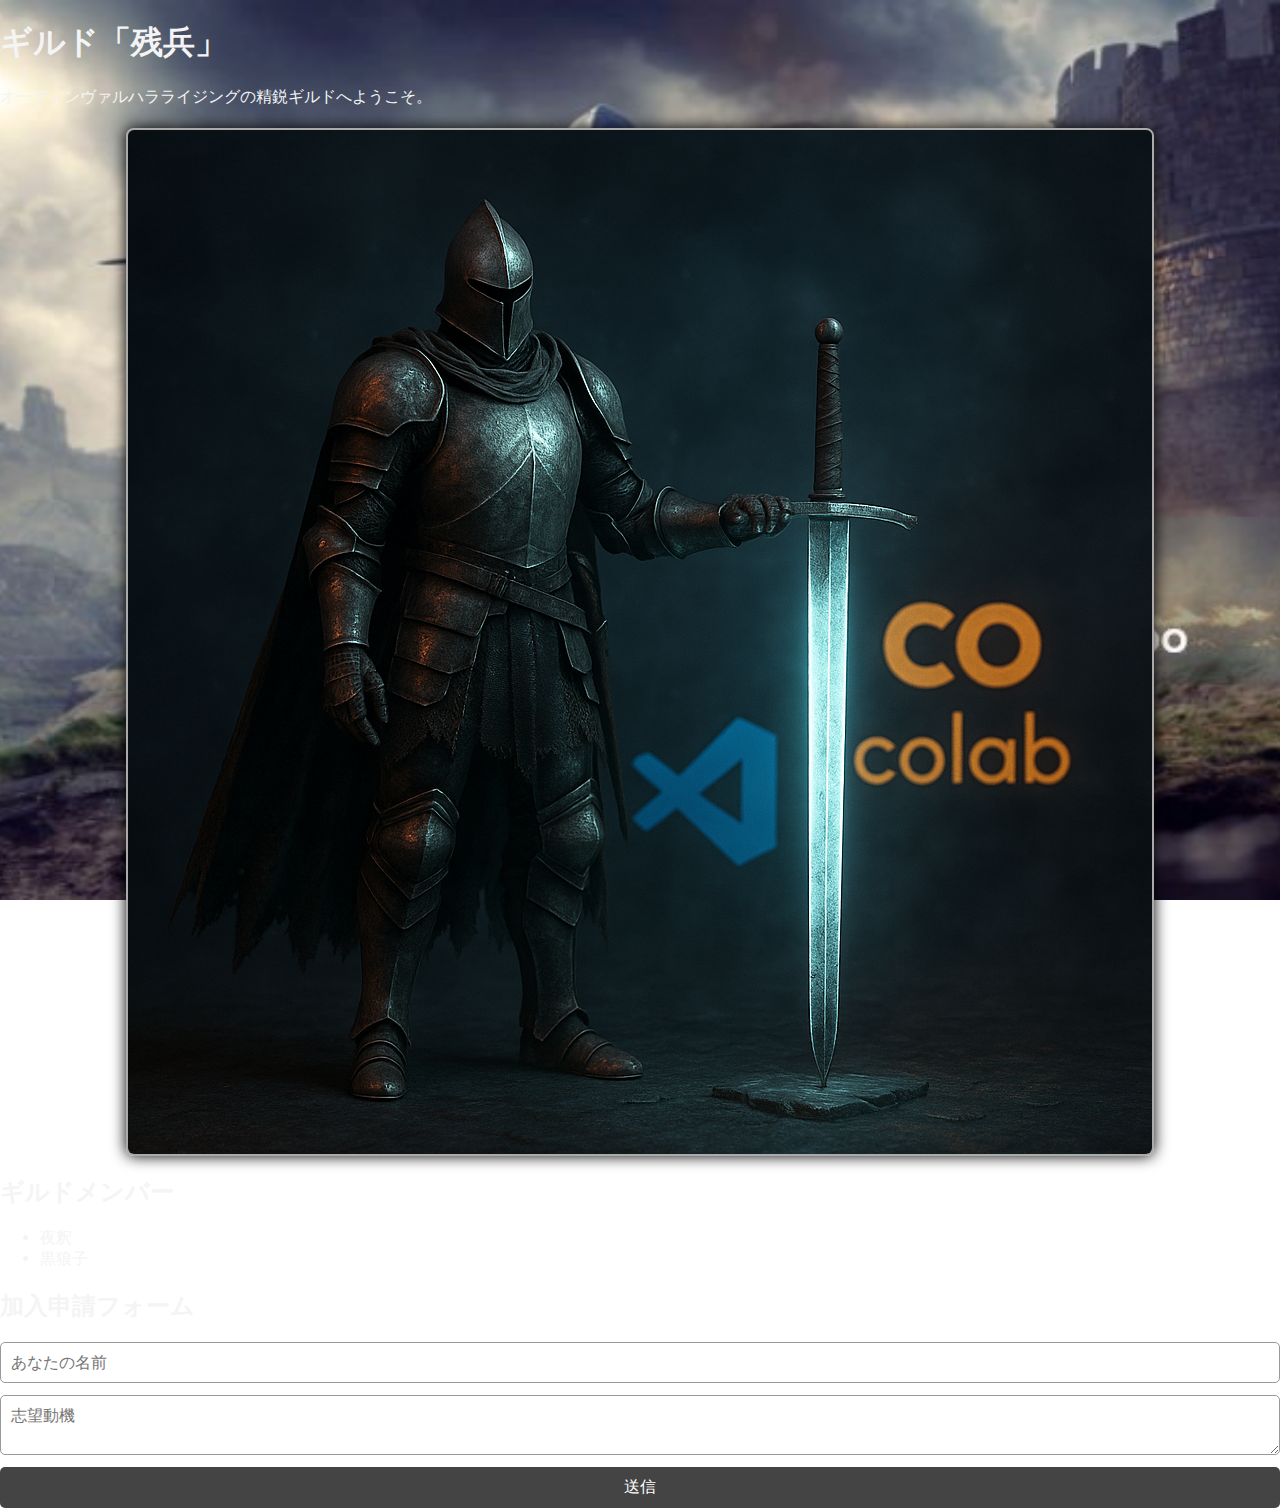
<file: ギルド/index.html>
<!DOCTYPE html>
<html lang="ja">
<head>
  <meta charset="UTF-8" />
  <meta name="viewport" content="width=device-width, initial-scale=1.0"/>
  <title>ギルド残兵 - オーディンヴァルハラライジング</title>
  <link rel="stylesheet" href="style.css" />
  <link href="https://fonts.googleapis.com/css2?family=Uncial+Antiqua&display=swap" rel="stylesheet">
</head>
<body>
  <div class="container">
    <h1>ギルド「残兵」</h1>
    <p>オーディンヴァルハラライジングの精鋭ギルドへようこそ。</p>
    <img src="assets/knight.png" alt="Knight of Zanpei" class="knight-image" />

    <h2>ギルドメンバー</h2>
    <ul class="member-list">
      <li>夜釈</li>
      <li>黒狼子</li>
    </ul>

    <h2>加入申請フォーム</h2>
    <form class="application-form">
      <input type="text" name="name" placeholder="あなたの名前" required />
      <textarea name="message" placeholder="志望動機" required></textarea>
      <button type="submit">送信</button>
    </form>
  </div>
</body>
</html>
</file>
<file: ギルド/style.css>
/* 中世風フォントをGoogle Fontsから読み込む */
@import url('https://fonts.googleapis.com/css2?family=MedievalSharp&display=swap');

body {
  margin: 0;
  padding: 0;
  font-family: 'MedievalSharp', cursive;
  background-image: url('assets/castle-bg.jpg');
  background-size: cover;
  background-position: center;
  background-repeat: no-repeat;
  background-attachment: fixed;
  color: #f4f4f4;
}

header {
  background-color: rgba(0, 0, 0, 0.7);
  padding: 20px;
  text-align: center;
  border-bottom: 2px solid #888;
}

header h1 {
  font-size: 2.5rem;
  margin: 0;
  color: #e0c97f;
  text-shadow: 2px 2px 4px #000;
}

main {
  padding: 20px;
  max-width: 900px;
  margin: auto;
  background-color: rgba(0, 0, 0, 0.6);
  border-radius: 12px;
  box-shadow: 0 0 10px #000;
}

section {
  margin-bottom: 30px;
}

.knight-image {
  display: block;
  max-width: 100%;
  height: auto;
  margin: 20px auto;
  border: 2px solid #aaa;
  border-radius: 8px;
  box-shadow: 0 0 15px #000;
}

form {
  display: flex;
  flex-direction: column;
  gap: 12px;
}

form input,
form textarea,
form button {
  padding: 10px;
  font-family: 'MedievalSharp', cursive;
  font-size: 1rem;
  border: 1px solid #999;
  border-radius: 5px;
}

form button {
  background-color: #444;
  color: white;
  border: none;
  cursor: pointer;
}

form button:hover {
  background-color: #666;
}

.members-list {
  list-style: none;
  padding: 0;
}

.members-list li {
  background-color: rgba(255, 255, 255, 0.1);
  margin-bottom: 10px;
  padding: 10px;
  border-left: 5px solid #e0c97f;
  color: #fff;
}

/* モバイル対応 */
@media (max-width: 600px) {
  header h1 {
    font-size: 1.5rem;
  }

  main {
    padding: 10px;
  }
}
</file>
